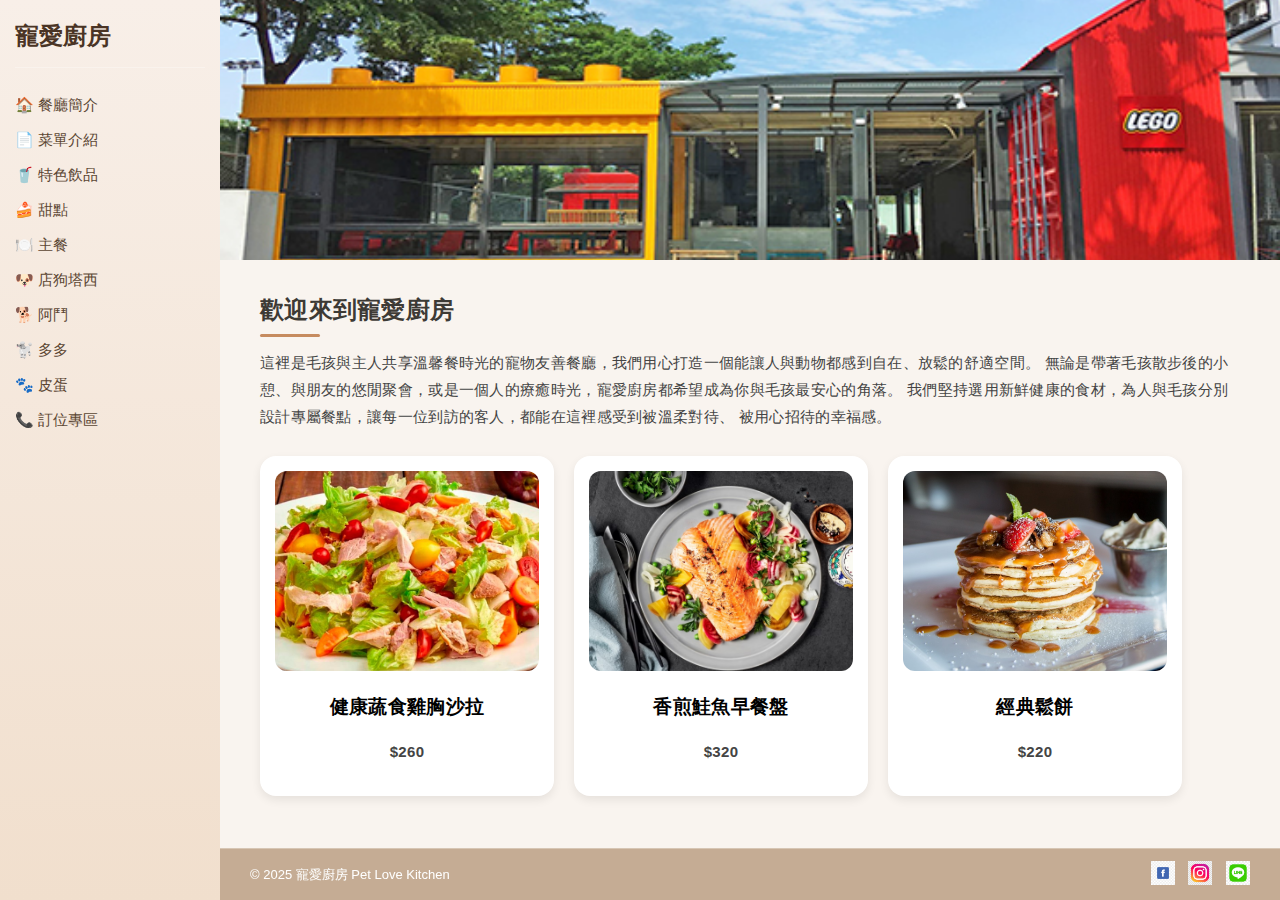
<file: pet cafe/index.html>
<!DOCTYPE html>
<html lang="zh-Hant">
<head>
  <meta charset="UTF-8">
  <title>寵愛廚房 Pet Love Kitchen</title>
  <link rel="stylesheet" href="style2.css">
</head>

<body>

<div class="container">

  <!-- 左側欄 -->
  <aside>
    <div class="logo">
      <a href="index.html">寵愛廚房</a>
    </div>

    <div class="menu">
      <a href="intro.html">🏠 餐廳簡介</a>
      <a href="menu.html">📄 菜單介紹</a>
      <a href="drink.html">🥤 特色飲品</a>
      <a href="dessert.html">🍰 甜點</a>
      <a href="main.html">🍽️ 主餐</a>
      <a href="taxi.html">🐶 店狗塔西</a>
      <a href="rto.html">🐕 阿鬥</a>
      <a href="duoduo.html">🐩 多多</a>
      <a href="pidan.html">🐾 皮蛋</a>
      <a href="reserve.html">📞 訂位專區</a>
    </div>
  </aside>

  <!-- 右側主內容 -->
  <div class="main">

    <!-- Banner 圖 -->
    <div class="banner">
      <img src="images/banner.jpg" alt="寵愛廚房外觀">
    </div>

    <div class="content">
      <h2>歡迎來到寵愛廚房</h2>

      <p>
        這裡是毛孩與主人共享溫馨餐時光的寵物友善餐廳，我們用心打造一個能讓人與動物都感到自在、放鬆的舒適空間。
        無論是帶著毛孩散步後的小憩、與朋友的悠閒聚會，或是一個人的療癒時光，寵愛廚房都希望成為你與毛孩最安心的角落。
        我們堅持選用新鮮健康的食材，為人與毛孩分別設計專屬餐點，讓每一位到訪的客人，都能在這裡感受到被溫柔對待、
        被用心招待的幸福感。
      </p>

      <!-- 三個主打餐點 -->
      <div class="product-area">

        <div class="card">
          <img src="images/product1.jpg" alt="健康蔬食雞胸沙拉">
          <h3>健康蔬食雞胸沙拉</h3>
          <p class="price">$260</p>
        </div>

        <div class="card">
          <img src="images/product2.jpg" alt="香煎鮭魚早餐盤">
          <h3>香煎鮭魚早餐盤</h3>
          <p class="price">$320</p>
        </div>

        <div class="card">
          <img src="images/product3.jpg" alt="經典鬆餅">
          <h3>經典鬆餅</h3>
          <p class="price">$220</p>
        </div>

      </div>
    </div>

    <!-- 底部 Footer -->
    <footer>
      <div>© 2025 寵愛廚房 Pet Love Kitchen</div>
      <div class="social">
        <img src="images/facebook.png" alt="Facebook">
        <img src="images/instagram.png" alt="Instagram">
        <img src="images/line.png" alt="Line">
      </div>
    </footer>

  </div>

</div>

</body>
</html>
</file>
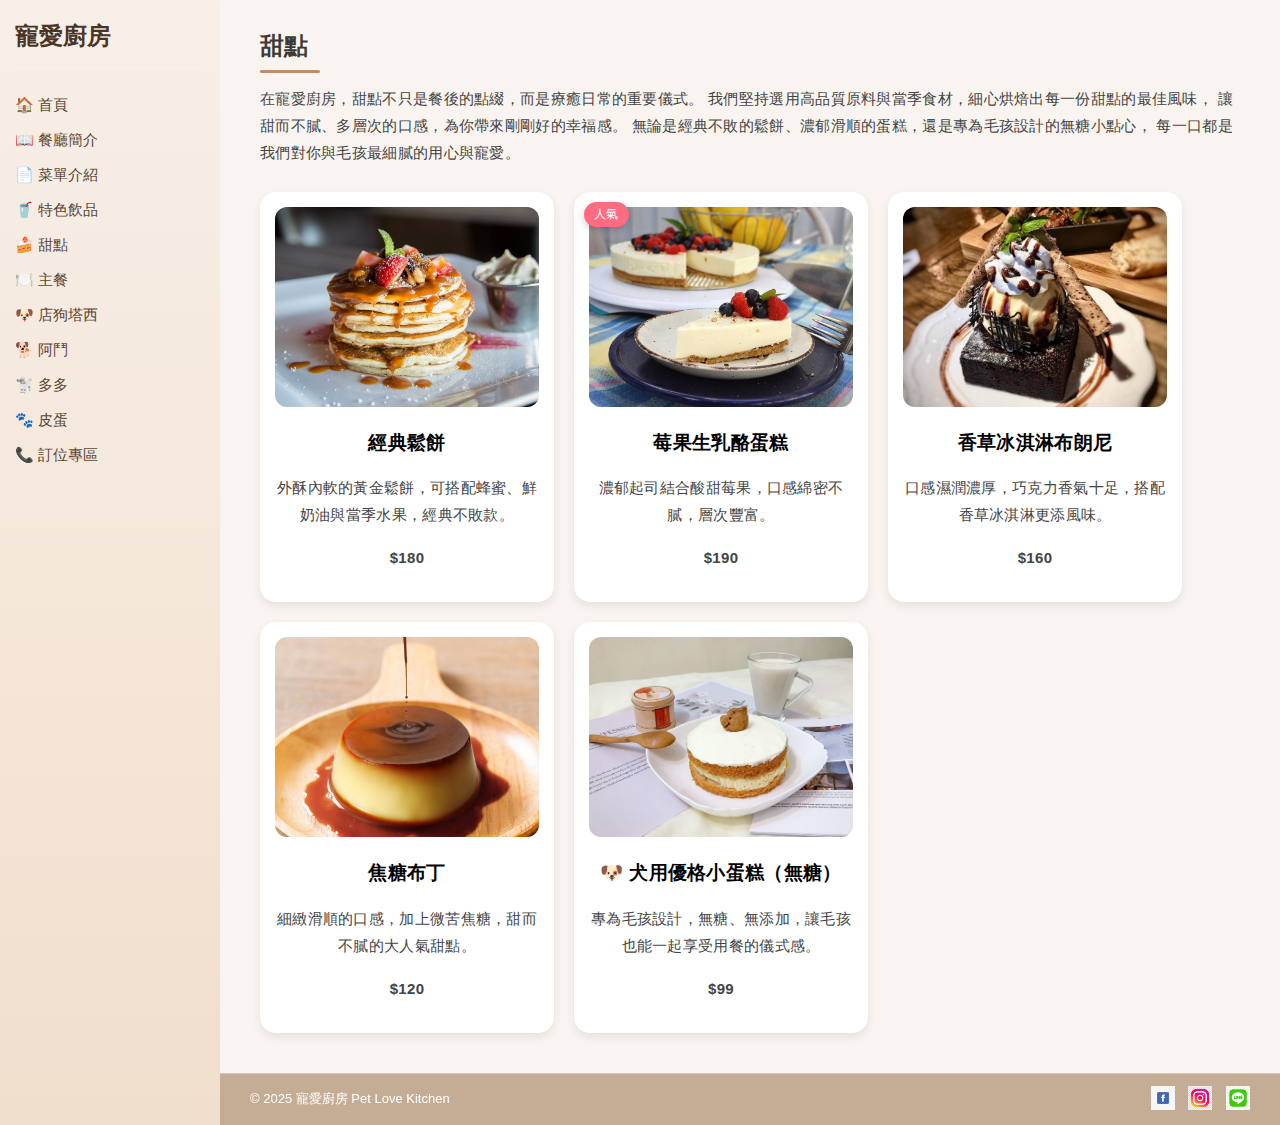
<file: pet cafe/dessert.html>
<!DOCTYPE html>
<html lang="zh-Hant">
<head>
  <meta charset="UTF-8">
  <title>甜點｜寵愛廚房 Pet Love Kitchen</title>
  <link rel="stylesheet" href="style2.css">

  <!-- 本頁額外效果：hover + 人氣標籤 -->
  <style>
    .product-area .card {
      position: relative;
      transition: transform 0.25s ease, box-shadow 0.25s ease;
    }

    .product-area .card:hover {
      transform: translateY(-6px);
      box-shadow: 0 10px 20px rgba(0,0,0,0.18);
    }

    /* 人氣小貼紙 */
    .badge-pop {
      position: absolute;
      top: 10px;
      left: 10px;
      background: #ff6b81;
      color: #fff;
      font-size: 12px;
      padding: 4px 10px;
      border-radius: 999px;
      box-shadow: 0 3px 6px rgba(0,0,0,0.2);
    }
  </style>
</head>

<body>

<div class="container">

  <!-- 側邊欄 -->
  <aside>
    <div class="logo">
      <a href="index.html">寵愛廚房</a>
    </div>

    <div class="menu">
      <a href="index.html">🏠 首頁</a>
      <a href="intro.html">📖 餐廳簡介</a>
      <a href="menu.html">📄 菜單介紹</a>
      <a href="drink.html">🥤 特色飲品</a>
      <a href="dessert.html">🍰 甜點</a>
      <a href="main.html">🍽️ 主餐</a>
      <a href="taxi.html">🐶 店狗塔西</a>
      <a href="rto.html">🐕 阿鬥</a>
      <a href="duoduo.html">🐩 多多</a>
      <a href="pidan.html">🐾 皮蛋</a>
      <a href="reserve.html">📞 訂位專區</a>
    </div>
  </aside>

  <!-- 右側內容 -->
  <div class="main">
    <div class="content">

      <h2>甜點</h2>

      <p>
        在寵愛廚房，甜點不只是餐後的點綴，而是療癒日常的重要儀式。
        我們堅持選用高品質原料與當季食材，細心烘焙出每一份甜點的最佳風味，
        讓甜而不膩、多層次的口感，為你帶來剛剛好的幸福感。
        無論是經典不敗的鬆餅、濃郁滑順的蛋糕，還是專為毛孩設計的無糖小點心，
        每一口都是我們對你與毛孩最細膩的用心與寵愛。
      </p>

      <div class="product-area">

        <!-- 1. 經典鬆餅（用 product3 的圖） -->
        <div class="card">
          <img src="images/product3.jpg" alt="經典鬆餅">
          <h3>經典鬆餅</h3>
          <p>外酥內軟的黃金鬆餅，可搭配蜂蜜、鮮奶油與當季水果，經典不敗款。</p>
          <p class="price">$180</p>
        </div>

        <!-- 2. 莓果生乳酪蛋糕（人氣） -->
        <div class="card">
          <span class="badge-pop">人氣</span>
          <img src="images/cheesecake.jpg" alt="莓果生乳酪蛋糕">
          <h3>莓果生乳酪蛋糕</h3>
          <p>濃郁起司結合酸甜莓果，口感綿密不膩，層次豐富。</p>
          <p class="price">$190</p>
        </div>

        <!-- 3. 香草冰淇淋布朗尼 -->
        <div class="card">
          <img src="images/brownie.jpg" alt="香草冰淇淋布朗尼">
          <h3>香草冰淇淋布朗尼</h3>
          <p>口感濕潤濃厚，巧克力香氣十足，搭配香草冰淇淋更添風味。</p>
          <p class="price">$160</p>
        </div>

        <!-- 4. 焦糖布丁 -->
        <div class="card">
          <img src="images/pudding.jpg" alt="焦糖布丁">
          <h3>焦糖布丁</h3>
          <p>細緻滑順的口感，加上微苦焦糖，甜而不膩的大人氣甜點。</p>
          <p class="price">$120</p>
        </div>

        <!-- 5. 犬用優格小蛋糕 -->
        <div class="card">
          <img src="images/dog_cake.jpg" alt="犬用優格小蛋糕">
          <h3>🐶 犬用優格小蛋糕（無糖）</h3>
          <p>專為毛孩設計，無糖、無添加，讓毛孩也能一起享受用餐的儀式感。</p>
          <p class="price">$99</p>
        </div>

      </div>
    </div>

    <footer>
      <div>© 2025 寵愛廚房 Pet Love Kitchen</div>
      <div class="social">
        <img src="images/facebook.png" alt="Facebook">
        <img src="images/instagram.png" alt="Instagram">
        <img src="images/line.png" alt="Line">
      </div>
    </footer>

  </div>
</div>

</body>
</html>
</file>
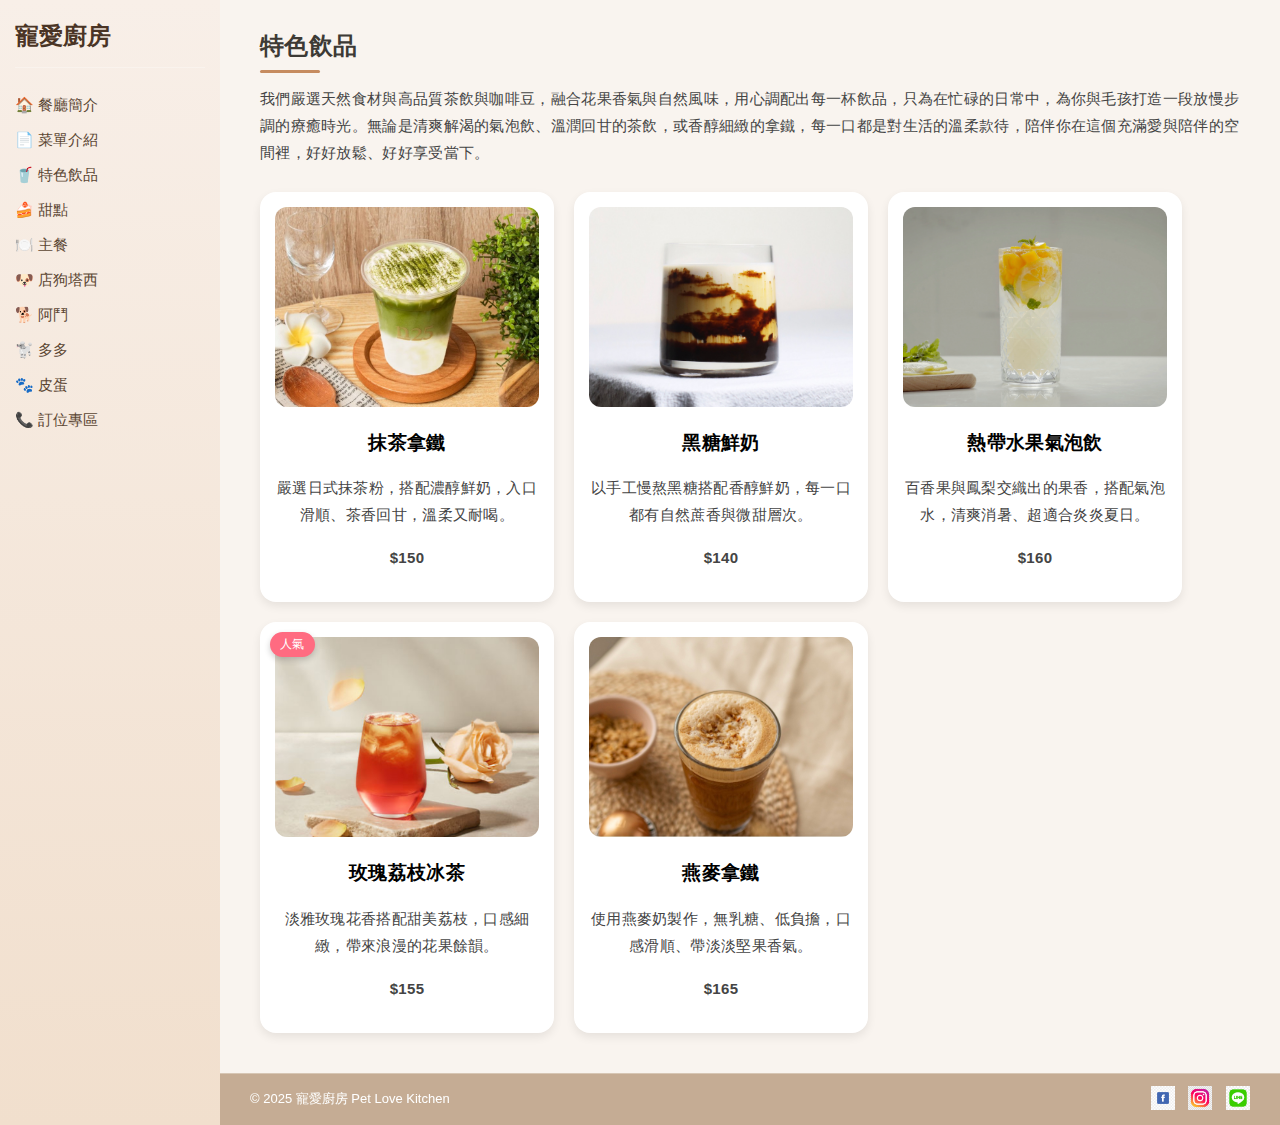
<file: pet cafe/drink.html>
<!DOCTYPE html>
<html lang="zh-Hant">
<head>
  <meta charset="UTF-8">
  <title>特色飲品｜寵愛廚房 Pet Love Kitchen</title>
  <link rel="stylesheet" href="style2.css">

  <!-- 這一頁額外的樣式：hover 動畫 + 人氣貼紙 -->
  <style>
    .product-area .card {
      position: relative;
      transition: transform 0.25s ease, box-shadow 0.25s ease;
    }

    .product-area .card:hover {
      transform: translateY(-6px);
      box-shadow: 0 10px 20px rgba(0,0,0,0.18);
    }

    /* 人氣小貼紙只會出現在有 .badge-pop 的那張卡片 */
    .badge-pop {
      position: absolute;
      top: 10px;
      left: 10px;
      background: #ff6b81;
      color: #fff;
      font-size: 12px;
      padding: 4px 10px;
      border-radius: 999px;
      box-shadow: 0 3px 6px rgba(0,0,0,0.2);
    }
  </style>
</head>

<body>

<div class="container">

  <!-- 側邊欄 -->
  <aside>
    <div class="logo">
      <a href="index.html">寵愛廚房</a>
    </div>

    <div class="menu">
      <a href="intro.html">🏠 餐廳簡介</a>
      <a href="menu.html">📄 菜單介紹</a>
      <a href="drink.html">🥤 特色飲品</a>
      <a href="dessert.html">🍰 甜點</a>
      <a href="main.html">🍽️ 主餐</a>
      <a href="taxi.html">🐶 店狗塔西</a>
      <a href="rto.html">🐕 阿鬥</a>
      <a href="duoduo.html">🐩 多多</a>
      <a href="pidan.html">🐾 皮蛋</a>
      <a href="reserve.html">📞 訂位專區</a>
    </div>
  </aside>

  <!-- 右側內容 -->
  <div class="main">

    <div class="content">
      <h2>特色飲品</h2>

      <p>
        我們嚴選天然食材與高品質茶飲與咖啡豆，融合花果香氣與自然風味，用心調配出每一杯飲品，只為在忙碌的日常中，為你與毛孩打造一段放慢步調的療癒時光。無論是清爽解渴的氣泡飲、溫潤回甘的茶飲，或香醇細緻的拿鐵，每一口都是對生活的溫柔款待，陪伴你在這個充滿愛與陪伴的空間裡，好好放鬆、好好享受當下。
      </p>

      <div class="product-area">

        <!-- 1. 抹茶拿鐵 -->
        <div class="card">
          <img src="images/matcha.jpg" alt="抹茶拿鐵">
          <h3>抹茶拿鐵</h3>
          <p>嚴選日式抹茶粉，搭配濃醇鮮奶，入口滑順、茶香回甘，溫柔又耐喝。</p>
          <p class="price">$150</p>
        </div>

        <!-- 2. 黑糖鮮奶 -->
        <div class="card">
          <img src="images/brown_sugar_milk.jpg" alt="黑糖鮮奶">
          <h3>黑糖鮮奶</h3>
          <p>以手工慢熬黑糖搭配香醇鮮奶，每一口都有自然蔗香與微甜層次。</p>
          <p class="price">$140</p>
        </div>

        <!-- 3. 熱帶水果氣泡飲 -->
        <div class="card">
          <img src="images/tropical_soda.jpg" alt="熱帶水果氣泡飲">
          <h3>熱帶水果氣泡飲</h3>
          <p>百香果與鳳梨交織出的果香，搭配氣泡水，清爽消暑、超適合炎炎夏日。</p>
          <p class="price">$160</p>
        </div>

        <!-- 4. 玫瑰荔枝冰茶（人氣貼紙） -->
        <div class="card">
          <span class="badge-pop">人氣</span>
          <img src="images/rose_lychee.jpg" alt="玫瑰荔枝冰茶">
          <h3>玫瑰荔枝冰茶</h3>
          <p>淡雅玫瑰花香搭配甜美荔枝，口感細緻，帶來浪漫的花果餘韻。</p>
          <p class="price">$155</p>
        </div>

        <!-- 5. 燕麥拿鐵 -->
        <div class="card">
          <img src="images/oat_latte.jpg" alt="燕麥拿鐵">
          <h3>燕麥拿鐵</h3>
          <p>使用燕麥奶製作，無乳糖、低負擔，口感滑順、帶淡淡堅果香氣。</p>
          <p class="price">$165</p>
        </div>

      </div>
    </div>

    <!-- 底部 -->
    <footer>
      <div>© 2025 寵愛廚房 Pet Love Kitchen</div>
      <div class="social">
        <img src="images/facebook.png" alt="Facebook">
        <img src="images/instagram.png" alt="Instagram">
        <img src="images/line.png" alt="Line">
      </div>
    </footer>

  </div>
</div>

</body>
</html>
</file>
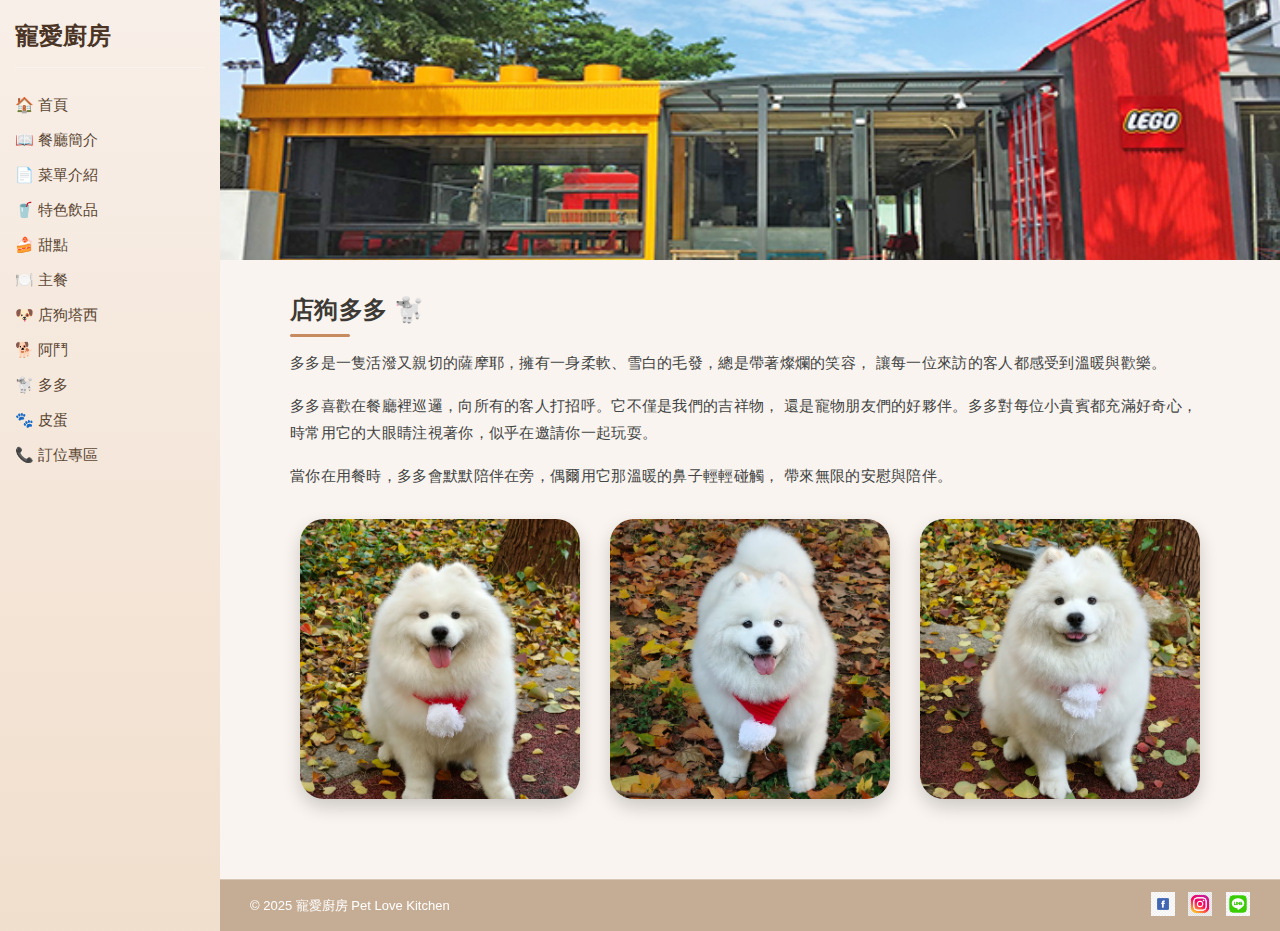
<file: pet cafe/duoduo.html>
<!DOCTYPE html>
<html lang="zh-Hant">
<head>
  <meta charset="UTF-8">
  <title>店狗多多｜寵愛廚房 Pet Love Kitchen</title>
  <link rel="stylesheet" href="style2.css">

  <!-- 多多這一頁額外的樣式（只管文字＋圖片排版） -->
  <style>
    .dog-page {
      max-width: 1000px;
      margin: 0 auto;
    }

    .dog-page p {
      line-height: 1.8;
      margin-bottom: 16px;
    }

    /* ✅ 三張照片：置中排列、間距跟阿鬥一樣 */
    .dog-photo-row {
      display: flex;
      justify-content: center;   /* 這行就是讓整排往中間對齊 */
      gap: 30px;
      margin-top: 30px;
      margin-bottom: 40px;
    }

    .dog-photo-row img {
      width: 280px;
      height: 280px;
      object-fit: cover;
      border-radius: 24px;
      box-shadow: 0 8px 18px rgba(0, 0, 0, 0.18);
      transition: transform 0.3s ease, box-shadow 0.3s ease;
      cursor: pointer;
    }

    .dog-photo-row img:hover {
      transform: scale(1.06);
      box-shadow: 0 12px 24px rgba(0, 0, 0, 0.25);
    }
  </style>
</head>

<body>
<div class="container">

  <!-- ✅ 側邊欄：跟你其他頁一樣的結構 -->
  <aside>
    <div class="logo">
      <a href="index.html">寵愛廚房</a>
    </div>

    <div class="menu">
      <a href="index.html">🏠 首頁</a>
      <a href="intro.html">📖 餐廳簡介</a>
      <a href="menu.html">📄 菜單介紹</a>
      <a href="drink.html">🥤 特色飲品</a>
      <a href="dessert.html">🍰 甜點</a>
      <a href="main.html">🍽️ 主餐</a>
      <a href="taxi.html">🐶 店狗塔西</a>
      <a href="rto.html">🐕 阿鬥</a>
      <a href="duoduo.html">🐩 多多</a>
      <a href="pidan.html">🐾 皮蛋</a>
      <a href="reserve.html">📞 訂位專區</a>
    </div>
  </aside>

  <!-- 右側內容區 -->
  <div class="main">

    <!-- 上方 banner：跟其他頁一樣 -->
    <div class="banner">
      <img src="images/banner.jpg" alt="寵愛廚房外觀">
    </div>

    <div class="content dog-page">
      <h2>店狗多多 🐩</h2>

      <p>
        多多是一隻活潑又親切的薩摩耶，擁有一身柔軟、雪白的毛發，總是帶著燦爛的笑容，
        讓每一位來訪的客人都感受到溫暖與歡樂。
      </p>

      <p>
        多多喜歡在餐廳裡巡邏，向所有的客人打招呼。它不僅是我們的吉祥物，
        還是寵物朋友們的好夥伴。多多對每位小貴賓都充滿好奇心，
        時常用它的大眼睛注視著你，似乎在邀請你一起玩耍。
      </p>

      <p>
        當你在用餐時，多多會默默陪伴在旁，偶爾用它那溫暖的鼻子輕輕碰觸，
        帶來無限的安慰與陪伴。
      </p>

      <!-- ✅ 三張多多照片：現在會置中 -->
      <div class="dog-photo-row">
        <img src="images/duoduo1.jpg" alt="多多照片 1">
        <img src="images/duoduo2.jpg" alt="多多照片 2">
        <img src="images/duoduo3.jpg" alt="多多照片 3">
      </div>
    </div>

    <footer>
      <div>© 2025 寵愛廚房 Pet Love Kitchen</div>
      <div class="social">
        <img src="images/facebook.png" alt="Facebook">
        <img src="images/instagram.png" alt="Instagram">
        <img src="images/line.png" alt="Line">
      </div>
    </footer>

  </div>
</div>

</body>
</html>
</file>
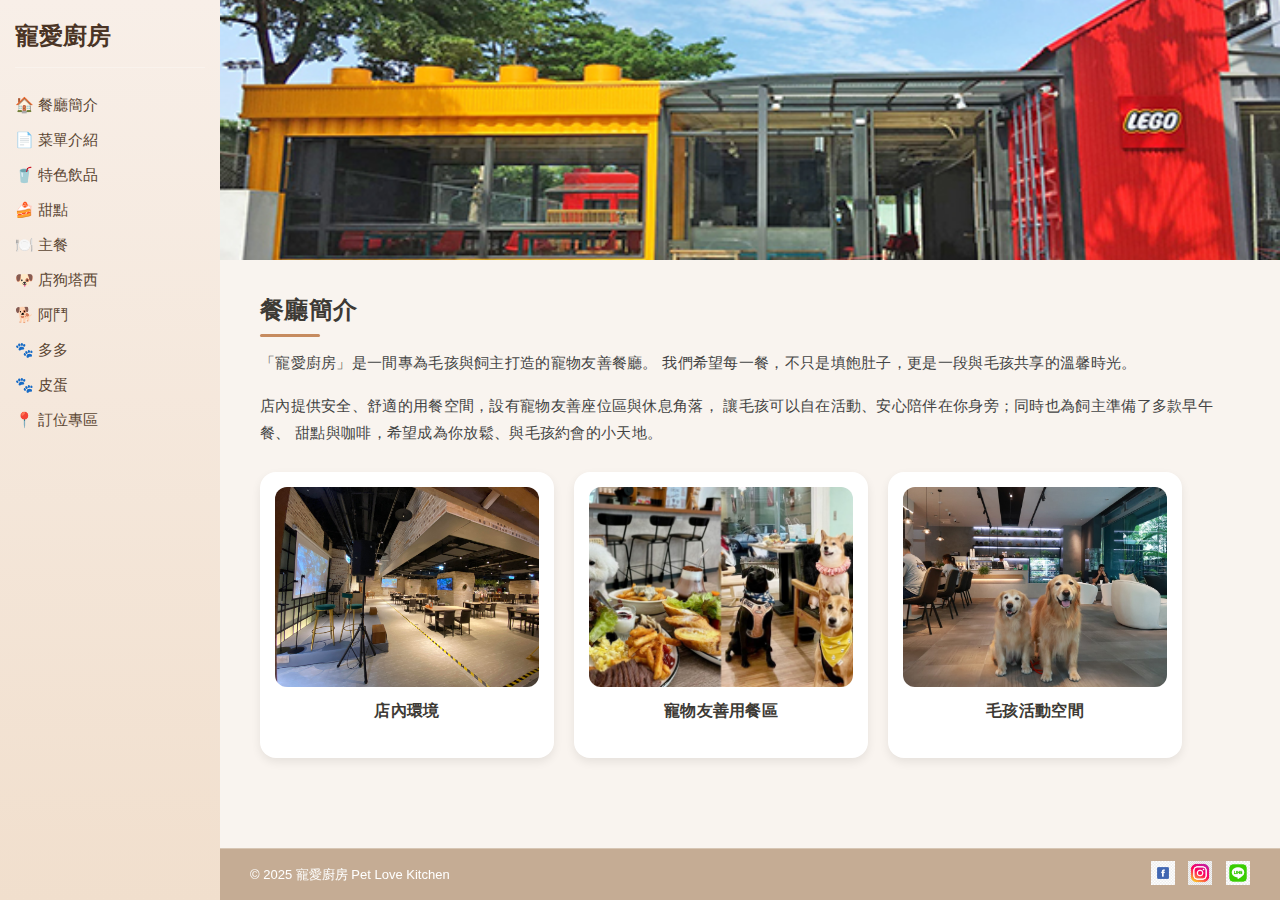
<file: pet cafe/intro.html>
<!DOCTYPE html>
<html lang="zh-Hant">
<head>
  <meta charset="UTF-8">
  <title>餐廳簡介｜寵愛廚房 Pet Love Kitchen</title>
  <link rel="stylesheet" href="style2.css">
</head>

<body>

<div class="container">

  <!-- 側邊欄 -->
  <aside>

    <div class="logo">
      <a href="index.html">寵愛廚房</a>
    </div>

    <div class="menu">
      <a href="intro.html">🏠 餐廳簡介</a>
      <a href="menu.html">📄 菜單介紹</a>
      <a href="drink.html">🥤 特色飲品</a>
      <a href="dessert.html">🍰 甜點</a>
      <a href="main.html">🍽️ 主餐</a>
      <a href="taxi.html">🐶 店狗塔西</a>
      <a href="rto.html">🐕 阿鬥</a>
      <a href="duoduo.html">🐾 多多</a>
      <a href="pidan.html">🐾 皮蛋</a>
      <a href="contactus.html">📍 訂位專區</a>
    </div>

  </aside>

  <!-- 右邊主內容 -->
  <div class="main">

    <!-- banner -->
    <div class="banner">
      <img src="images/banner.jpg" alt="寵愛廚房外觀">
    </div>

    <!-- 餐廳簡介內容 -->
    <div class="content">
      <h2>餐廳簡介</h2>

      <p>
        「寵愛廚房」是一間專為毛孩與飼主打造的寵物友善餐廳。
        我們希望每一餐，不只是填飽肚子，更是一段與毛孩共享的溫馨時光。
      </p>
      <p>
        店內提供安全、舒適的用餐空間，設有寵物友善座位區與休息角落，
        讓毛孩可以自在活動、安心陪伴在你身旁；同時也為飼主準備了多款早午餐、
        甜點與咖啡，希望成為你放鬆、與毛孩約會的小天地。
      </p>

      <!-- 三張環境照 -->
      <div class="product-area">

        <div class="card">
          <img src="images/intro1.jpg" alt="店內環境">
          <h4>店內環境</h4>
        </div>

        <div class="card">
          <img src="images/intro2.jpg" alt="寵物友善用餐區">
          <h4>寵物友善用餐區</h4>
        </div>

        <div class="card">
          <img src="images/intro3.jpg" alt="毛孩活動空間">
          <h4>毛孩活動空間</h4>
        </div>

      </div>
    </div>

    <!-- footer -->
    <footer>
      <div>© 2025 寵愛廚房 Pet Love Kitchen</div>
      <div class="social">
        <img src="images/facebook.png" alt="Facebook">
        <img src="images/instagram.png" alt="Instagram">
        <img src="images/line.png" alt="Line">
      </div>
    </footer>

  </div>
</div>

</body>
</html>
</file>
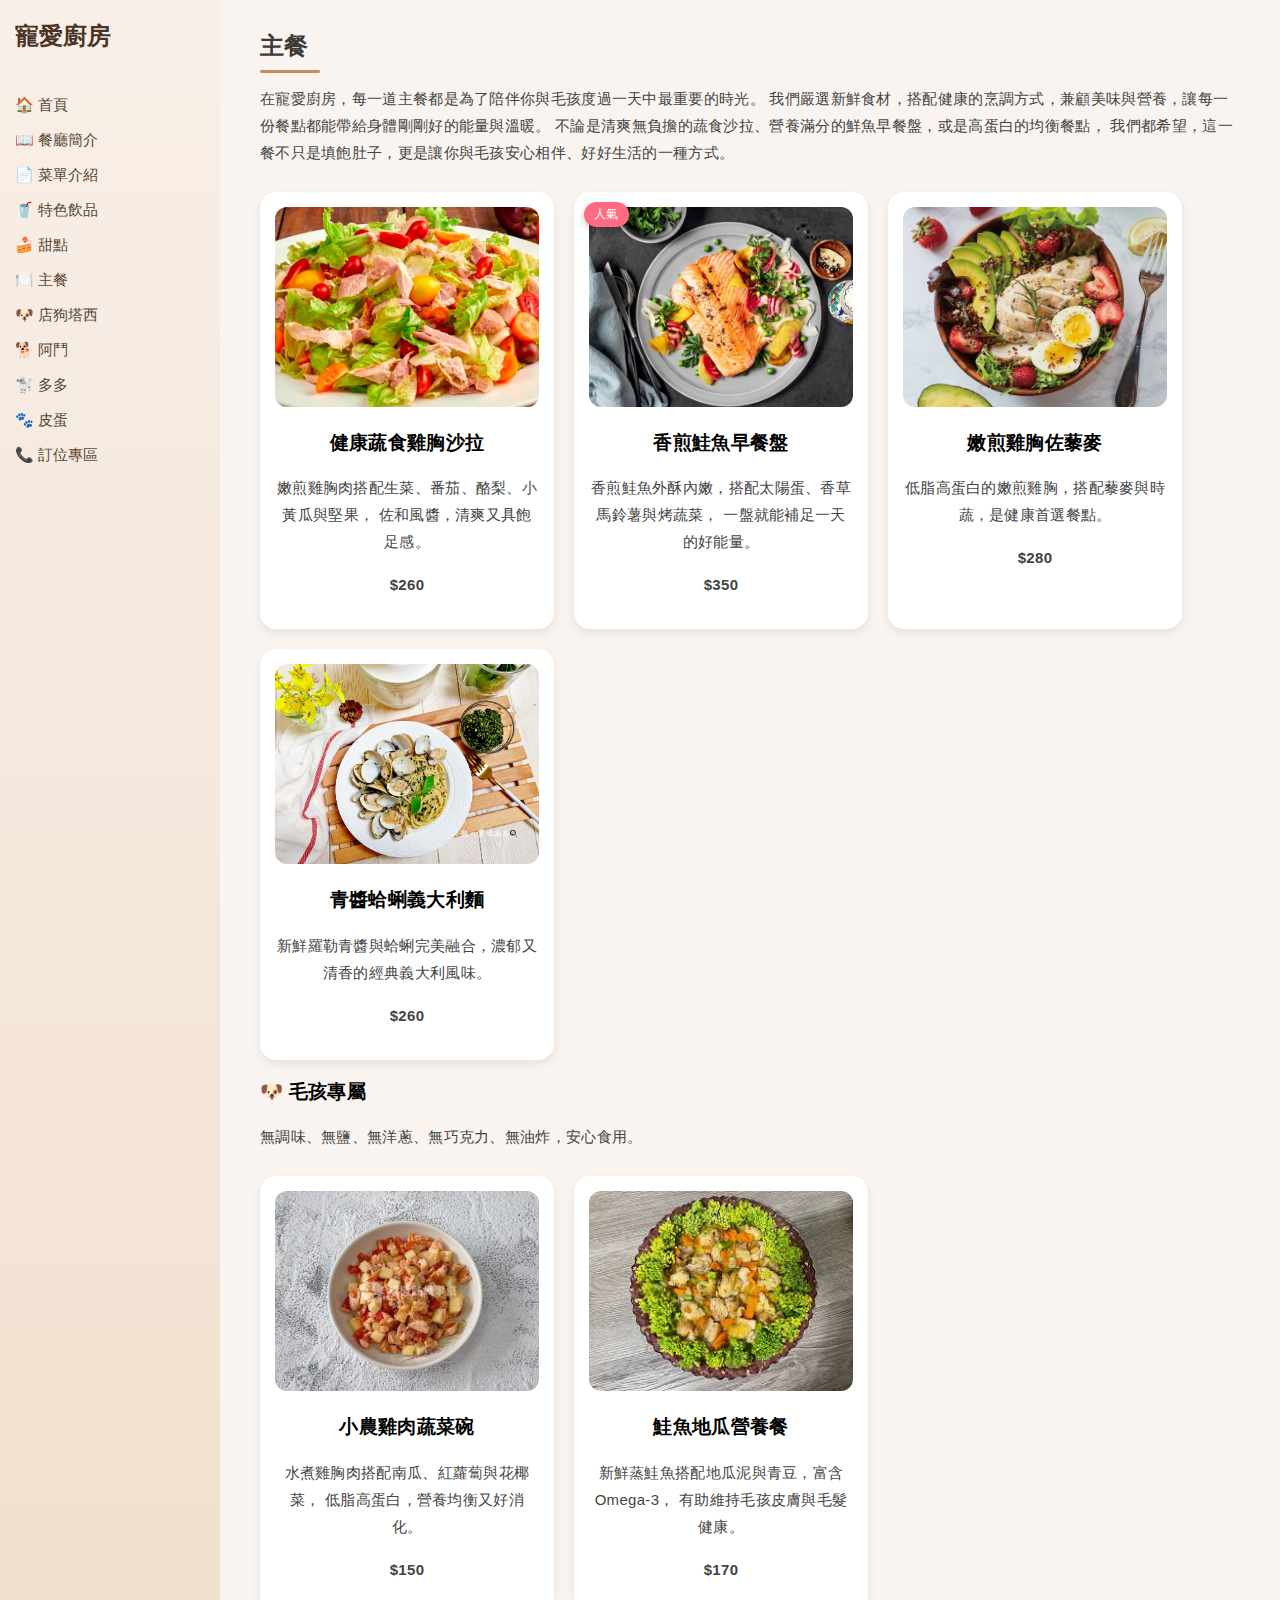
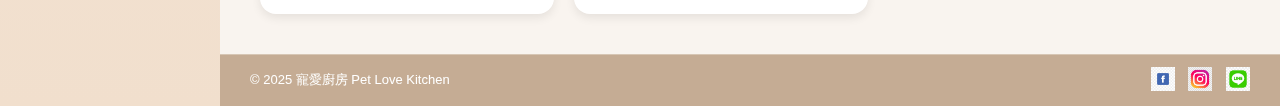
<file: pet cafe/main.html>
<!DOCTYPE html>
<html lang="zh-Hant">
<head>
  <meta charset="UTF-8">
  <title>主餐｜寵愛廚房 Pet Love Kitchen</title>
  <link rel="stylesheet" href="style2.css">

  <!-- 本頁額外效果：hover + 人氣貼紙 -->
  <style>
    .product-area .card {
      position: relative;
      transition: transform 0.25s ease, box-shadow 0.25s ease;
    }

    .product-area .card:hover {
      transform: translateY(-6px);
      box-shadow: 0 10px 20px rgba(0,0,0,0.18);
    }

    .badge-pop {
      position: absolute;
      top: 10px;
      left: 10px;
      background: #ff6b81;
      color: #fff;
      font-size: 12px;
      padding: 4px 10px;
      border-radius: 999px;
      box-shadow: 0 3px 6px rgba(0,0,0,0.2);
    }

    .sub-note {
      margin-top: 4px;
      margin-bottom: 18px;
      font-size: 14px;
      color: #555;
    }
  </style>
</head>

<body>

<div class="container">

  <!-- 側邊欄（跟甜點那頁一樣） -->
  <aside>
    <div class="logo">
      <a href="index.html">寵愛廚房</a>
    </div>

    <div class="menu">
      <a href="index.html">🏠 首頁</a>
      <a href="intro.html">📖 餐廳簡介</a>
      <a href="menu.html">📄 菜單介紹</a>
      <a href="drink.html">🥤 特色飲品</a>
      <a href="dessert.html">🍰 甜點</a>
      <a href="main.html">🍽️ 主餐</a>
      <a href="taxi.html">🐶 店狗塔西</a>
      <a href="rto.html">🐕 阿鬥</a>
      <a href="duoduo.html">🐩 多多</a>
      <a href="pidan.html">🐾 皮蛋</a>
      <a href="reserve.html">📞 訂位專區</a>
    </div>
  </aside>

  <!-- 右側內容 -->
  <div class="main">
    <div class="content">

      <h2>主餐</h2>

      <p>
        在寵愛廚房，每一道主餐都是為了陪伴你與毛孩度過一天中最重要的時光。
        我們嚴選新鮮食材，搭配健康的烹調方式，兼顧美味與營養，讓每一份餐點都能帶給身體剛剛好的能量與溫暖。
        不論是清爽無負擔的蔬食沙拉、營養滿分的鮮魚早餐盤，或是高蛋白的均衡餐點，
        我們都希望，這一餐不只是填飽肚子，更是讓你與毛孩安心相伴、好好生活的一種方式。
      </p>

      <!-- 人類主餐區 -->
      <div class="product-area">

        <!-- 1. 健康蔬食雞胸沙拉（用 product1.jpg） -->
        <div class="card">
          <img src="images/product1.jpg" alt="健康蔬食雞胸沙拉">
          <h3>健康蔬食雞胸沙拉</h3>
          <p>
            嫩煎雞胸肉搭配生菜、番茄、酪梨、小黃瓜與堅果，
            佐和風醬，清爽又具飽足感。
          </p>
          <p class="price">$260</p>
        </div>

        <!-- 2. 香煎鮭魚早餐盤（人氣） 用 product2.jpg -->
        <div class="card">
          <span class="badge-pop">人氣</span>
          <img src="images/product2.jpg" alt="香煎鮭魚早餐盤">
          <h3>香煎鮭魚早餐盤</h3>
          <p>
            香煎鮭魚外酥內嫩，搭配太陽蛋、香草馬鈴薯與烤蔬菜，
            一盤就能補足一天的好能量。
          </p>
          <p class="price">$350</p>
        </div>

        <!-- 3. 嫩煎雞胸佐藜麥 -->
        <div class="card">
          <img src="images/chicken_quinoa.jpg" alt="嫩煎雞胸佐藜麥">
          <h3>嫩煎雞胸佐藜麥</h3>
          <p>
            低脂高蛋白的嫩煎雞胸，搭配藜麥與時蔬，是健康首選餐點。
          </p>
          <p class="price">$280</p>
        </div>

        <!-- 4. 青醬蛤蜊義大利麵 -->
        <div class="card">
          <img src="images/pesto_clam_pasta.jpg" alt="青醬蛤蜊義大利麵">
          <h3>青醬蛤蜊義大利麵</h3>
          <p>
            新鮮羅勒青醬與蛤蜊完美融合，濃郁又清香的經典義大利風味。
          </p>
          <p class="price">$260</p>
        </div>

      </div>

      <!-- 毛孩專屬區 -->
      <h3>🐶 毛孩專屬</h3>
      <p class="sub-note">
        無調味、無鹽、無洋蔥、無巧克力、無油炸，安心食用。
      </p>

      <div class="product-area">

        <!-- 毛孩 1. 小農雞肉蔬菜碗 -->
        <div class="card">
          <img src="images/dog_chicken_bowl.jpg" alt="小農雞肉蔬菜碗">
          <h3>小農雞肉蔬菜碗</h3>
          <p>
            水煮雞胸肉搭配南瓜、紅蘿蔔與花椰菜，
            低脂高蛋白，營養均衡又好消化。
          </p>
          <p class="price">$150</p>
        </div>

        <!-- 毛孩 2. 鮭魚地瓜營養餐 -->
        <div class="card">
          <img src="images/dog_salmon_sweetpotato.jpg" alt="鮭魚地瓜營養餐">
          <h3>鮭魚地瓜營養餐</h3>
          <p>
            新鮮蒸鮭魚搭配地瓜泥與青豆，富含 Omega-3，
            有助維持毛孩皮膚與毛髮健康。
          </p>
          <p class="price">$170</p>
        </div>

      </div>

    </div>

    <footer>
      <div>© 2025 寵愛廚房 Pet Love Kitchen</div>
      <div class="social">
        <img src="images/facebook.png" alt="Facebook">
        <img src="images/instagram.png" alt="Instagram">
        <img src="images/line.png" alt="Line">
      </div>
    </footer>

  </div>
</div>

</body>
</html>
</file>
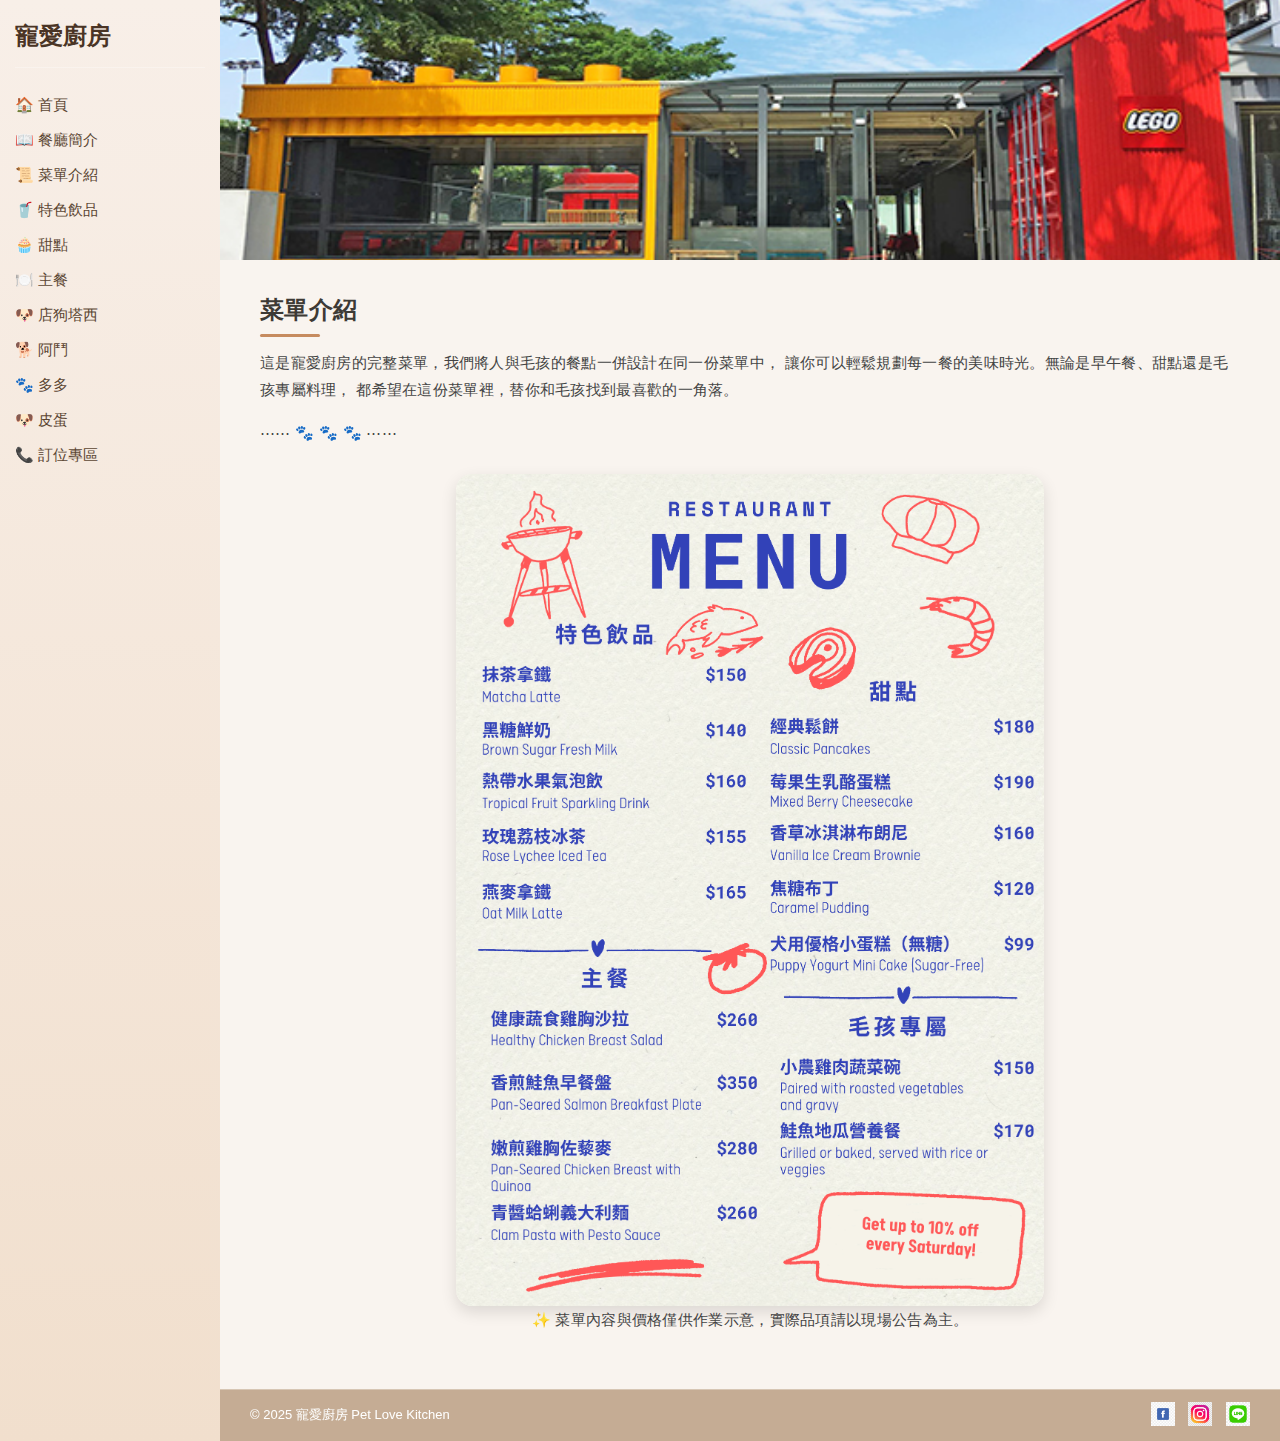
<file: pet cafe/menu.html>
<!DOCTYPE html>
<html lang="zh-Hant">
<head>
  <meta charset="UTF-8" />
  <title>菜單介紹｜寵愛廚房 Pet Love Kitchen</title>
  <link rel="stylesheet" href="style2.css" />
</head>
<body>
  <div class="container">

    <!-- 左側欄 -->
    <aside>
      <div class="logo">
        <a href="index.html">寵愛廚房</a>
      </div>

      <nav class="menu">
        <a href="index.html">🏠 首頁</a>
        <a href="intro.html">📖 餐廳簡介</a>
        <a href="menu.html" class="active">📜 菜單介紹</a>
        <a href="drink.html">🥤 特色飲品</a>
        <a href="dessert.html">🧁 甜點</a>
        <a href="main.html">🍽️ 主餐</a>
        <a href="taxi.html">🐶 店狗塔西</a>
        <a href="rto.html">🐕 阿鬥</a>
        <a href="duoduo.html">🐾 多多</a>
        <a href="pidan.html">🐶 皮蛋</a>
        <a href="reserve.html">📞 訂位專區</a>
      </nav>
    </aside>

    <!-- 右側主內容 -->
    <div class="main">

      <!-- Banner -->
      <header class="banner">
        <img src="images/banner.jpg" alt="寵愛廚房外觀">
      </header>

      <!-- 內容 -->
      <section class="content">
        <h2>菜單介紹</h2>

        <p>
          這是寵愛廚房的完整菜單，我們將人與毛孩的餐點一併設計在同一份菜單中，
          讓你可以輕鬆規劃每一餐的美味時光。無論是早午餐、甜點還是毛孩專屬料理，
          都希望在這份菜單裡，替你和毛孩找到最喜歡的一角落。
        </p>

        <!-- 🐾 小肉球分隔線 -->
        <p class="divider-paw">⋯⋯ 🐾 🐾 🐾 ⋯⋯</p>

        <!-- 菜單圖片 -->
        <div class="menu-image-wrap">
          <img src="images/menu.jpg" alt="寵愛廚房菜單" class="menu-image">
          <p class="menu-image-caption">
            ✨ 菜單內容與價格僅供作業示意，實際品項請以現場公告為主。
          </p>
        </div>

      </section>

      <!-- 頁尾 -->
      <footer>
        <div>© 2025 寵愛廚房 Pet Love Kitchen</div>
        <div class="social">
          <a href="#"><img src="images/facebook.png" alt="Facebook"></a>
          <a href="#"><img src="images/instagram.png" alt="Instagram"></a>
          <a href="#"><img src="images/line.png" alt="Line"></a>
        </div>
      </footer>

    </div>
  </div>
</body>
</html>
</file>
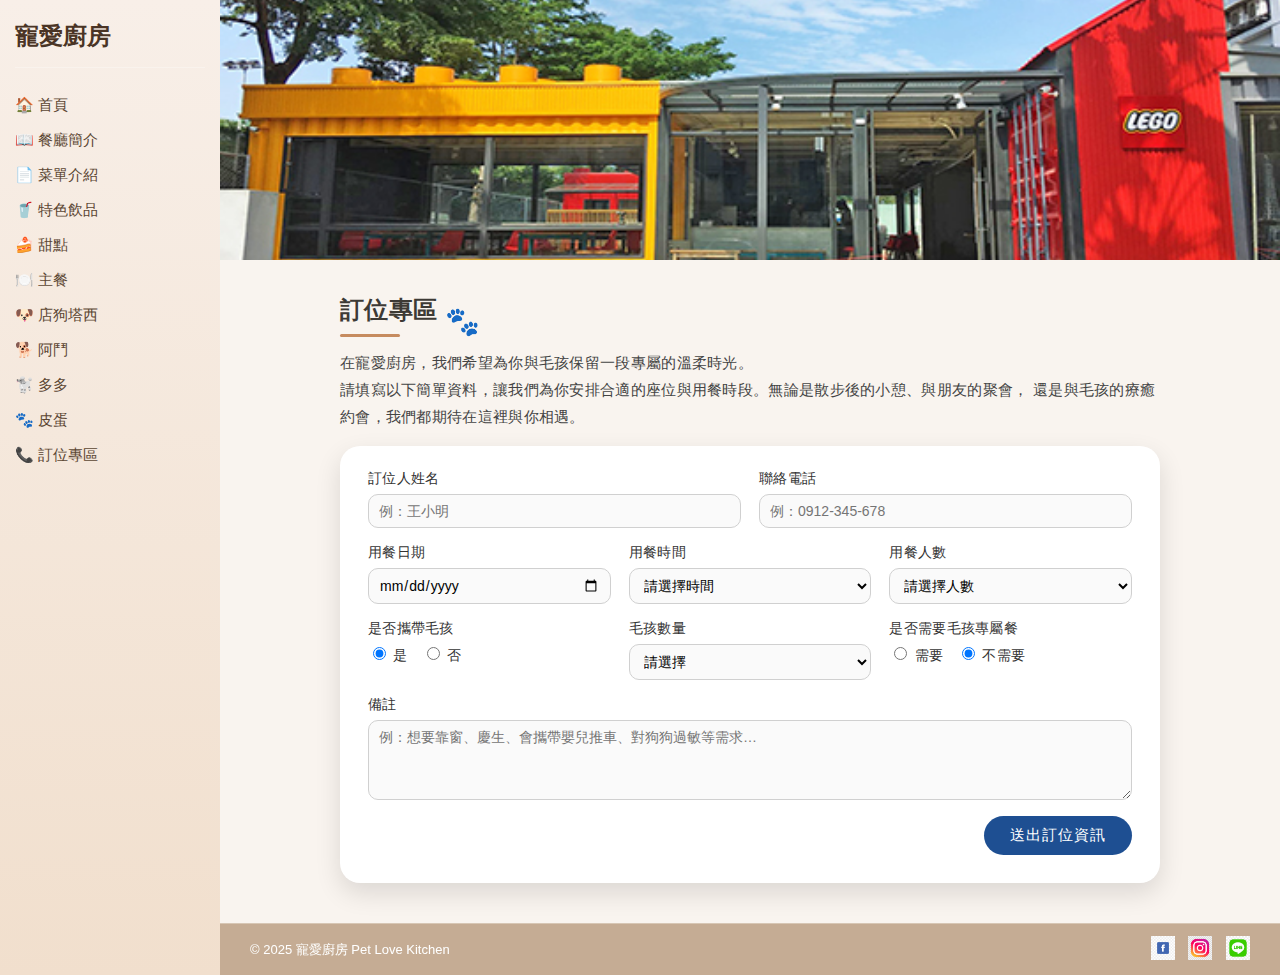
<file: pet cafe/reserve.html>
<!DOCTYPE html>
<html lang="zh-Hant">
<head>
  <meta charset="UTF-8">
  <title>訂位專區｜寵愛廚房 Pet Love Kitchen</title>
  <link rel="stylesheet" href="style2.css">

  <!-- 訂位專區專用樣式 -->
  <style>
    /* 整頁背景加上腳印動畫（記得 images/paw.png 要存在） */
    body.booking-page {
      background-color: #f5f5f5;
      background-image: url("images/paw.png");
      background-repeat: repeat;
      background-size: 80px 80px;
      animation: pawsMove 35s linear infinite;
    }

    @keyframes pawsMove {
      from { background-position: 0 0; }
      to   { background-position: 160px 160px; }
    }

    .booking-content {
      max-width: 900px;
      margin: 0 auto;
    }

    .booking-title {
      display: flex;
      align-items: center;
      gap: 8px;
    }

    .booking-title span {
      font-size: 28px;
    }

    .booking-intro {
      margin-top: 10px;
      margin-bottom: 22px;
      line-height: 1.9;
      color: #555;
    }

    .booking-form {
      background-color: #ffffff;
      border-radius: 20px;
      padding: 24px 28px 28px;
      box-shadow: 0 10px 26px rgba(0, 0, 0, 0.12);
    }

    .booking-form-row {
      display: flex;
      gap: 18px;
      margin-bottom: 16px;
      flex-wrap: wrap;
    }

    .booking-field {
      flex: 1;
      min-width: 210px;
      display: flex;
      flex-direction: column;
      gap: 6px;
    }

    .booking-field label {
      font-size: 14px;
      color: #333;
    }

    .booking-field input,
    .booking-field select,
    .booking-field textarea {
      padding: 8px 10px;
      border-radius: 10px;
      border: 1px solid #d0d0d0;
      font-size: 14px;
      outline: none;
      transition: border-color 0.2s ease, box-shadow 0.2s ease;
      font-family: inherit;
      background-color: #fafafa;
    }

    .booking-field input:focus,
    .booking-field select:focus,
    .booking-field textarea:focus {
      border-color: #1e4f92;
      box-shadow: 0 0 0 2px rgba(30, 79, 146, 0.15);
      background-color: #ffffff;
    }

    .booking-field textarea {
      min-height: 80px;
      resize: vertical;
    }

    .radio-group {
      display: flex;
      gap: 14px;
      align-items: center;
      font-size: 14px;
    }

    .booking-submit {
      margin-top: 12px;
      display: flex;
      justify-content: flex-end;
    }

    .booking-submit button {
      padding: 10px 26px;
      border-radius: 999px;
      border: none;
      background-color: #1e4f92;
      color: #ffffff;
      font-size: 15px;
      letter-spacing: 1px;
      cursor: pointer;
      transition: transform 0.2s ease, box-shadow 0.2s ease, background-color 0.2s ease;
    }

    .booking-submit button:hover {
      background-color: #2460b0;
      transform: translateY(-1px);
      box-shadow: 0 6px 14px rgba(0, 0, 0, 0.18);
    }

    .booking-submit button:active {
      transform: translateY(0);
      box-shadow: none;
    }

    /* 成功彈窗 */
    .modal-overlay {
      position: fixed;
      inset: 0;
      background: rgba(0, 0, 0, 0.45);
      display: none;
      align-items: center;
      justify-content: center;
      z-index: 999;
    }

    .modal-overlay.show {
      display: flex;
    }

    .modal-box {
      background-color: #ffffff;
      border-radius: 22px;
      padding: 22px 26px 20px;
      max-width: 520px;
      width: 90%;
      box-shadow: 0 14px 30px rgba(0, 0, 0, 0.25);
      position: relative;
      text-align: center;
    }

    .modal-title {
      font-size: 22px;
      margin-bottom: 8px;
      color: #1e4f92;
    }

    .modal-message {
      font-size: 15px;
      line-height: 1.8;
      margin-bottom: 16px;
      color: #444;
    }

    .modal-dogs {
      display: flex;
      gap: 14px;
      justify-content: center;
      margin-bottom: 16px;
    }

    .modal-dogs img {
      width: 90px;
      height: 90px;
      object-fit: cover;
      border-radius: 50%;
      box-shadow: 0 6px 14px rgba(0, 0, 0, 0.18);
    }

    .modal-buttons {
      display: flex;
      justify-content: center;
      gap: 10px;
    }

    .modal-buttons button {
      padding: 8px 18px;
      border-radius: 999px;
      border: none;
      cursor: pointer;
      font-size: 14px;
      transition: background-color 0.2s ease, transform 0.15s ease;
    }

    .btn-primary {
      background-color: #1e4f92;
      color: #ffffff;
    }

    .btn-primary:hover {
      background-color: #2460b0;
      transform: translateY(-1px);
    }

    .btn-secondary {
      background-color: #e0e0e0;
      color: #333;
    }

    .btn-secondary:hover {
      background-color: #d2d2d2;
      transform: translateY(-1px);
    }

    @media (max-width: 768px) {
      .booking-form {
        padding: 18px 16px 20px;
      }

      .booking-form-row {
        flex-direction: column;
      }

      .modal-dogs img {
        width: 76px;
        height: 76px;
      }
    }
  </style>
</head>

<body class="booking-page">
<div class="container">

  <!-- 左側側邊欄 -->
  <aside>
    <div class="logo">
      <a href="index.html">寵愛廚房</a>
    </div>

    <div class="menu">
      <a href="index.html">🏠 首頁</a>
      <a href="intro.html">📖 餐廳簡介</a>
      <a href="menu.html">📄 菜單介紹</a>
      <a href="drink.html">🥤 特色飲品</a>
      <a href="dessert.html">🍰 甜點</a>
      <a href="main.html">🍽️ 主餐</a>
      <a href="taxi.html">🐶 店狗塔西</a>
      <a href="rto.html">🐕 阿鬥</a>
      <a href="duoduo.html">🐩 多多</a>
      <a href="pidan.html">🐾 皮蛋</a>
      <a href="reserve.html">📞 訂位專區</a>
    </div>
  </aside>

  <!-- 右側主內容 -->
  <div class="main">

    <!-- Banner -->
    <div class="banner">
      <img src="images/banner.jpg" alt="寵愛廚房外觀">
    </div>

    <div class="content booking-content">
      <div class="booking-title">
        <h2>訂位專區</h2>
        <span>🐾</span>
      </div>

      <p class="booking-intro">
        在寵愛廚房，我們希望為你與毛孩保留一段專屬的溫柔時光。<br>
        請填寫以下簡單資料，讓我們為你安排合適的座位與用餐時段。無論是散步後的小憩、與朋友的聚會，
        還是與毛孩的療癒約會，我們都期待在這裡與你相遇。
      </p>

      <!-- 訂位表單 -->
      <form id="bookingForm" class="booking-form">
        <div class="booking-form-row">
          <div class="booking-field">
            <label for="name">訂位人姓名</label>
            <input type="text" id="name" name="name" placeholder="例：王小明" required>
          </div>
          <div class="booking-field">
            <label for="phone">聯絡電話</label>
            <input type="tel" id="phone" name="phone" placeholder="例：0912-345-678" required>
          </div>
        </div>

        <div class="booking-form-row">
          <div class="booking-field">
            <label for="date">用餐日期</label>
            <input type="date" id="date" name="date" required>
          </div>
          <div class="booking-field">
            <label for="time">用餐時間</label>
            <select id="time" name="time" required>
              <option value="">請選擇時間</option>
              <option>11:00</option>
              <option>12:00</option>
              <option>13:00</option>
              <option>17:30</option>
              <option>18:30</option>
              <option>19:30</option>
            </select>
          </div>
          <div class="booking-field">
            <label for="people">用餐人數</label>
            <select id="people" name="people" required>
              <option value="">請選擇人數</option>
              <option>1 人</option>
              <option>2 人</option>
              <option>3 人</option>
              <option>4 人</option>
              <option>5 人</option>
              <option>6 人以上</option>
            </select>
          </div>
        </div>

        <div class="booking-form-row">
          <div class="booking-field">
            <label>是否攜帶毛孩</label>
            <div class="radio-group">
              <label><input type="radio" name="withPet" value="是" checked> 是</label>
              <label><input type="radio" name="withPet" value="否"> 否</label>
            </div>
          </div>
          <div class="booking-field">
            <label for="petCount">毛孩數量</label>
            <select id="petCount" name="petCount">
              <option value="">請選擇</option>
              <option>1 隻</option>
              <option>2 隻</option>
              <option>3 隻以上</option>
            </select>
          </div>
          <div class="booking-field">
            <label>是否需要毛孩專屬餐</label>
            <div class="radio-group">
              <label><input type="radio" name="petMeal" value="需要"> 需要</label>
              <label><input type="radio" name="petMeal" value="不需要" checked> 不需要</label>
            </div>
          </div>
        </div>

        <div class="booking-form-row">
          <div class="booking-field" style="flex: 1 1 100%;">
            <label for="note">備註</label>
            <textarea id="note" name="note" placeholder="例：想要靠窗、慶生、會攜帶嬰兒推車、對狗狗過敏等需求…"></textarea>
          </div>
        </div>

        <div class="booking-submit">
          <button type="submit">送出訂位資訊</button>
        </div>
      </form>
    </div>

    <!-- Footer -->
    <footer>
      <div>© 2025 寵愛廚房 Pet Love Kitchen</div>
      <div class="social">
        <img src="images/facebook.png" alt="Facebook">
        <img src="images/instagram.png" alt="Instagram">
        <img src="images/line.png" alt="Line">
      </div>
    </footer>

  </div>
</div>

<!-- ✅ 成功彈窗：阿鬥 & 塔西 -->
<div id="successModal" class="modal-overlay">
  <div class="modal-box">
    <h3 class="modal-title">訂位成功！</h3>
    <p id="modalMessage" class="modal-message">
      我們已收到你的訂位資訊，阿鬥和塔西正在餐廳等待你與毛孩的到來 🐶
    </p>

    <div class="modal-dogs">
      <!-- 這兩張請用你的阿鬥、塔西照片，比較可愛 -->
      <img src="images/adou2.jpg" alt="阿鬥">
      <img src="images/taxi1.jpg" alt="塔西">
    </div>

    <div class="modal-buttons">
      <button class="btn-secondary" id="closeModal">關閉視窗</button>
      <button class="btn-primary" id="backHome">回到首頁</button>
    </div>
  </div>
</div>

<!-- 簡單 JS：處理送出＋彈窗 -->
<script>
  const form = document.getElementById('bookingForm');
  const modal = document.getElementById('successModal');
  const modalMsg = document.getElementById('modalMessage');
  const closeBtn = document.getElementById('closeModal');
  const backHomeBtn = document.getElementById('backHome');

  form.addEventListener('submit', function (e) {
    e.preventDefault();

    const name = document.getElementById('name').value || '朋友';
    const date = document.getElementById('date').value || '未填寫日期';
    const time = document.getElementById('time').value || '未填寫時間';
    const people = document.getElementById('people').value || '未填寫人數';

    modalMsg.innerHTML =
      `${name}，感謝你的訂位！<br>` +
      `我們已暫時為你保留 <strong>${date}</strong> <strong>${time}</strong> ` +
      `<strong>${people}</strong> 的座位。<br>` +
      `阿鬥和塔西會在寵愛廚房等你與毛孩一起來玩 🐾`;

    modal.classList.add('show');
  });

  closeBtn.addEventListener('click', function () {
    modal.classList.remove('show');
  });

  backHomeBtn.addEventListener('click', function () {
    window.location.href = 'index.html';
  });

  // 點遮罩關閉
  modal.addEventListener('click', function (e) {
    if (e.target === modal) {
      modal.classList.remove('show');
    }
  });
</script>

</body>
</html>
</file>
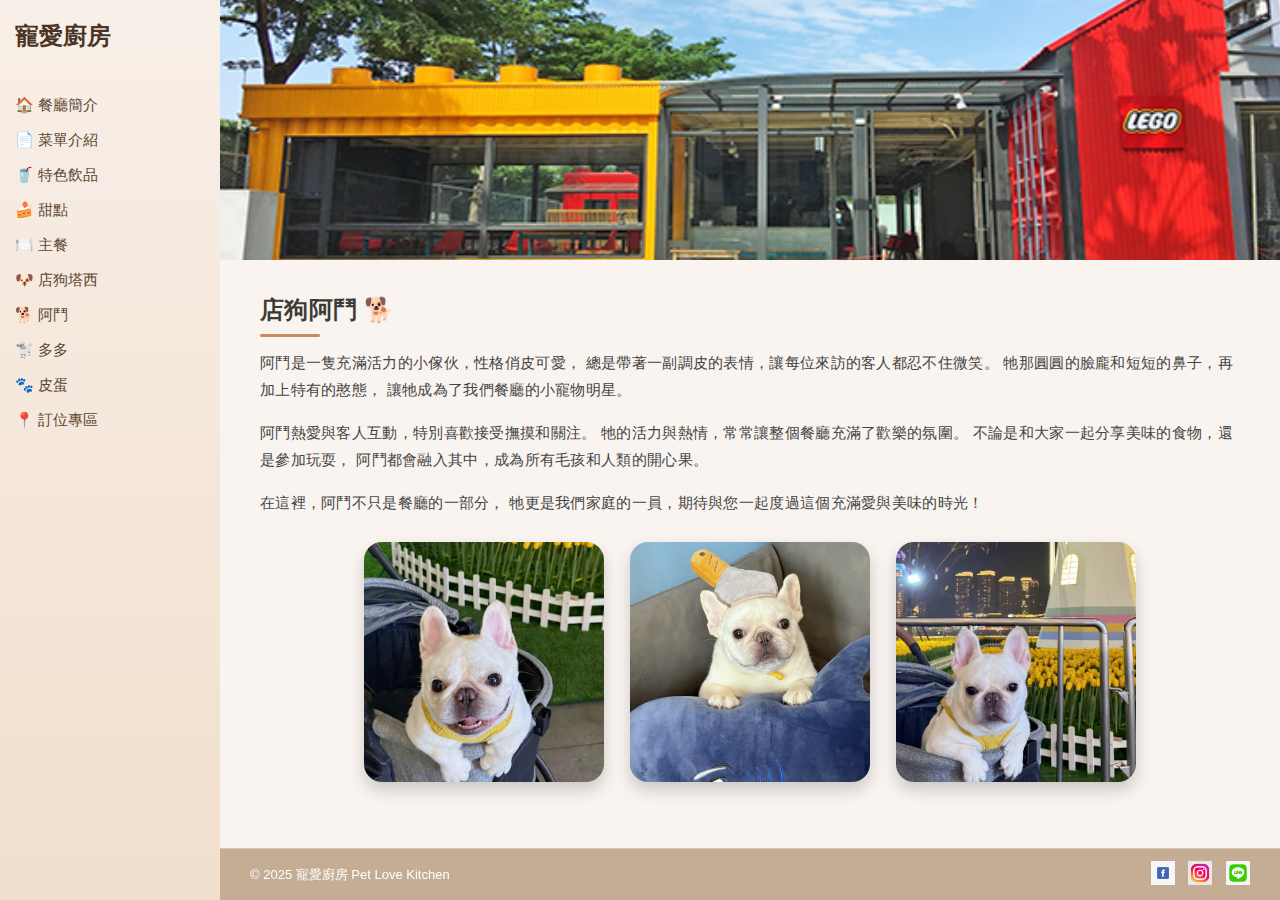
<file: pet cafe/rto.html>
<!DOCTYPE html>
<html lang="zh-Hant">
<head>
  <meta charset="UTF-8">
  <title>店狗阿鬥｜寵愛廚房 Pet Love Kitchen</title>
  <link rel="stylesheet" href="style2.css">
</head>

<body>

<div class="container">

  <!-- 側邊欄 -->
  <aside>

    <div class="logo">
      <!-- 點這裡回首頁 -->
      <a href="index.html">寵愛廚房</a>
    </div>

    <div class="menu">
      <a href="intro.html">🏠 餐廳簡介</a>
      <a href="menu.html">📄 菜單介紹</a>
      <a href="drink.html">🥤 特色飲品</a>
      <a href="dessert.html">🍰 甜點</a>
      <a href="main.html">🍽️ 主餐</a>

      <a href="taxi.html">🐶 店狗塔西</a>
      <a href="rto.html">🐕 阿鬥</a>
      <a href="duoduo.html">🐩 多多</a>
      <a href="pidan.html">🐾 皮蛋</a>

      <a href="reserve.html">📍 訂位專區</a>
    </div>

  </aside>

  <!-- 右邊主內容 -->
  <div class="main">

    <!-- banner -->
    <div class="banner">
      <img src="images/banner.jpg" alt="寵愛廚房外觀">
    </div>

    <!-- 阿鬥介紹 -->
    <div class="content">
      <h2>店狗阿鬥 🐕</h2>

      <p>
        阿鬥是一隻充滿活力的小傢伙，性格俏皮可愛，
        總是帶著一副調皮的表情，讓每位來訪的客人都忍不住微笑。
        牠那圓圓的臉龐和短短的鼻子，再加上特有的憨態，
        讓牠成為了我們餐廳的小寵物明星。
      </p>

      <p>
        阿鬥熱愛與客人互動，特別喜歡接受撫摸和關注。
        牠的活力與熱情，常常讓整個餐廳充滿了歡樂的氛圍。
        不論是和大家一起分享美味的食物，還是參加玩耍，
        阿鬥都會融入其中，成為所有毛孩和人類的開心果。
      </p>

      <p>
        在這裡，阿鬥不只是餐廳的一部分，
        牠更是我們家庭的一員，期待與您一起度過這個充滿愛與美味的時光！
      </p>

      <!-- 三張阿鬥照片 -->
      <div class="product-area dog-cards">

        <div class="card">
          <img src="images/adou1.jpg" alt="阿鬥照片 1">
        </div>

        <div class="card">
          <img src="images/adou2.jpg" alt="阿鬥照片 2">
        </div>

        <div class="card">
          <img src="images/adou3.jpg" alt="阿鬥照片 3">
        </div>

      </div>
    </div>

    <!-- footer -->
    <footer>
      <div>© 2025 寵愛廚房 Pet Love Kitchen</div>
      <div class="social">
        <img src="images/facebook.png" alt="Facebook">
        <img src="images/instagram.png" alt="Instagram">
        <img src="images/line.png" alt="Line">
      </div>
    </footer>

  </div>

</div>

</body>
</html>
</file>
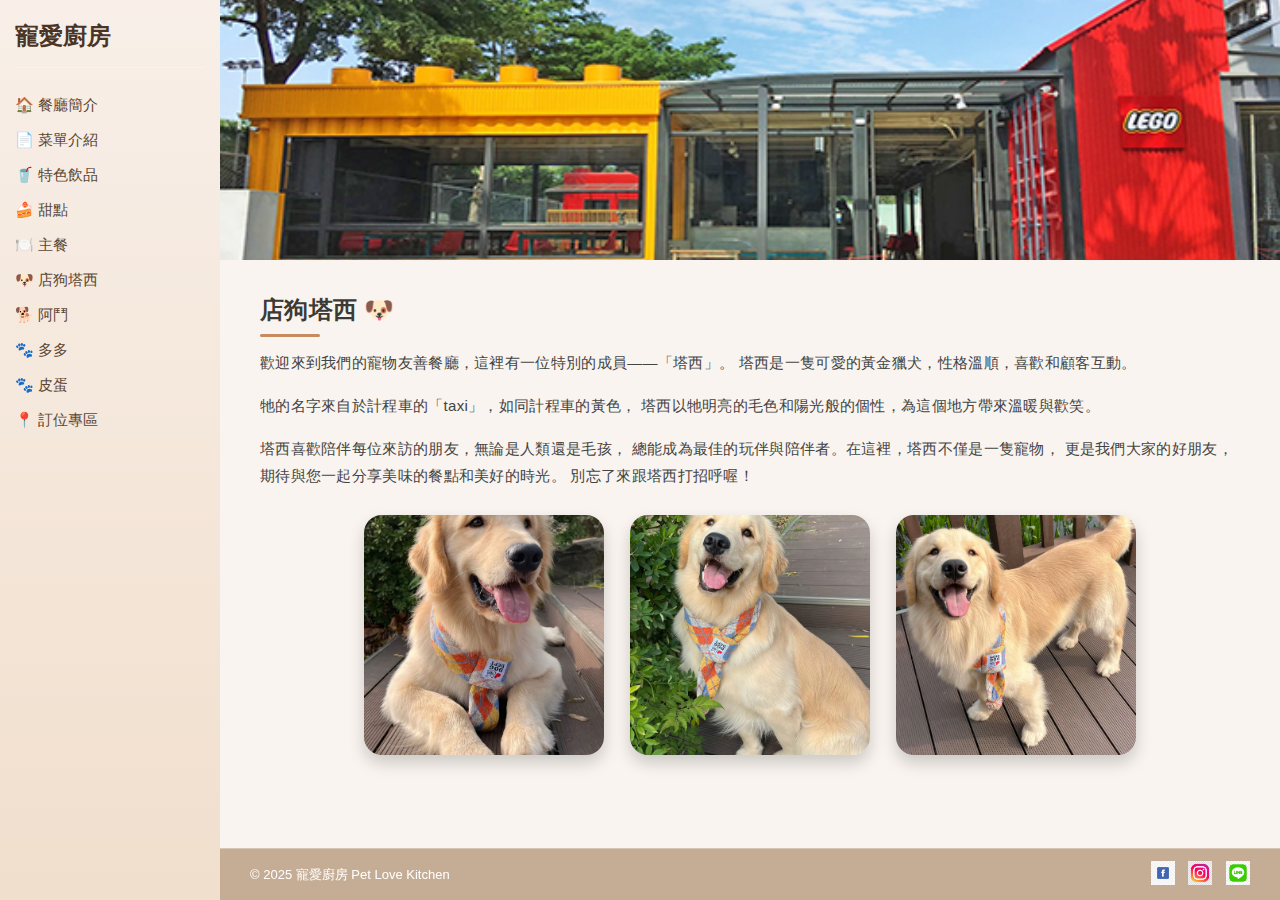
<file: pet cafe/taxi.html>
<!DOCTYPE html>
<html lang="zh-Hant">
<head>
  <meta charset="UTF-8">
  <title>店狗塔西｜寵愛廚房 Pet Love Kitchen</title>
  <link rel="stylesheet" href="style2.css">
</head>

<body>

<div class="container">

  <!-- 側邊欄 -->
  <aside>

    <div class="logo">
      <a href="index.html">寵愛廚房</a>
    </div>

    <div class="menu">
      <a href="intro.html">🏠 餐廳簡介</a>
      <a href="menu.html">📄 菜單介紹</a>
      <a href="drink.html">🥤 特色飲品</a>
      <a href="dessert.html">🍰 甜點</a>
      <a href="main.html">🍽️ 主餐</a>
      <a href="taxi.html">🐶 店狗塔西</a>
      <a href="rto.html">🐕 阿鬥</a>
      <a href="duoduo.html">🐾 多多</a>
      <a href="pidan.html">🐾 皮蛋</a>
      <a href="contactus.html">📍 訂位專區</a>
    </div>

  </aside>

  <!-- 右邊主內容 -->
  <div class="main">

    <!-- banner -->
    <div class="banner">
      <img src="images/banner.jpg" alt="寵愛廚房外觀">
    </div>

    <!-- 塔西介紹 -->
    <div class="content">
      <h2>店狗塔西 🐶</h2>

      <p>
        歡迎來到我們的寵物友善餐廳，這裡有一位特別的成員——「塔西」。
        塔西是一隻可愛的黃金獵犬，性格溫順，喜歡和顧客互動。
      </p>
      <p>
        牠的名字來自於計程車的「taxi」，如同計程車的黃色，
        塔西以牠明亮的毛色和陽光般的個性，為這個地方帶來溫暖與歡笑。
      </p>
      <p>
        塔西喜歡陪伴每位來訪的朋友，無論是人類還是毛孩，
        總能成為最佳的玩伴與陪伴者。在這裡，塔西不僅是一隻寵物，
        更是我們大家的好朋友，期待與您一起分享美味的餐點和美好的時光。
        別忘了來跟塔西打招呼喔！
      </p>

      <!-- 三張塔西照片 -->
      <div class="product-area dog-cards">

        <div class="card">
          <img src="images/taxi1.jpg" alt="塔西 1">
        </div>

        <div class="card">
          <img src="images/taxi2.jpg" alt="塔西 2">
        </div>

        <div class="card">
          <img src="images/taxi3.jpg" alt="塔西 3">
        </div>

      </div>
    </div>

    <!-- footer -->
    <footer>
      <div>© 2025 寵愛廚房 Pet Love Kitchen</div>
      <div class="social">
        <img src="images/facebook.png" alt="Facebook">
        <img src="images/instagram.png" alt="Instagram">
        <img src="images/line.png" alt="Line">
      </div>
    </footer>

  </div>
</div>

</body>
</html>
</file>
<file: pet cafe/style2.css>
/* 全域設定 */
* {
  box-sizing: border-box;
  font-family: "Microsoft JhengHei", "PingFang TC", sans-serif;
}

body {
  margin: 0;
  background-color: #f5f5f5;
}

/* 版面：左側欄 + 右側主內容 */
.container {
  display: flex;
  min-height: 100vh;
}

/* 側邊欄：奶茶系配色 */
aside {
  width: 220px;
  background: linear-gradient(to bottom, #f8efe8, #f1dfcd);
  padding: 20px 15px;
  color: #5b4633;
}

/* 左上角 logo（可點回首頁） */
.logo a {
  text-decoration: none;
  color: #4a3425;
  font-size: 24px;
  font-weight: bold;
}

/* 選單 */
.menu {
  margin-top: 20px;
}

.menu a {
  display: block;
  color: #5b4633;
  padding: 8px 0;
  text-decoration: none;
  font-size: 15px;
}

.menu a:hover {
  color: #c1855d;
}

/* 右邊主內容 */
.main {
  flex: 1;
  background: #f5f5f5;
  display: flex;
  flex-direction: column;
}

/* Banner 區塊 */
.banner img {
  width: 100%;
  height: 260px;
  object-fit: cover;
}

/* 內容外框 */
.content {
  padding: 30px 40px 40px 40px;
}

/* 內容標題 */
.content h2 {
  margin: 0 0 12px 0;
  font-size: 24px;
  color: #3d3a35;
}

/* 內文段落 */
.content p {
  margin: 0 0 16px 0;
  line-height: 1.8;
  font-size: 15px;
  color: #444444;
}

/* 共用卡片區（商品 / 環境照 / 狗狗照） */
.product-area {
  display: flex;
  gap: 20px;
  margin-top: 26px;
  flex-wrap: wrap;
}

.card {
  background: white;
  padding: 15px;
  border-radius: 16px;
  box-shadow: 0 4px 10px rgba(0,0,0,0.08);
  width: 30%;
  min-width: 230px;
  text-align: center;
}

.card img {
  width: 100%;
  height: 200px;
  object-fit: cover;
  border-radius: 12px;
}

.card h4 {
  margin-top: 10px;
  font-size: 16px;
  color: #3d3a35;
}

.price {
  color: #c1855d;
  font-weight: bold;
  margin-top: 5px;
}

/* ====================== */
/* 店狗專用樣式（塔西 + 阿鬥 + 多多 + 皮蛋共用） */
/* ====================== */

.dog-cards {
  display: flex;
  justify-content: center;
  gap: 26px;
  margin-top: 26px;
  flex-wrap: wrap;
}

/* 外層卡片當容器用，不要有白底 */
.dog-cards .card {
  background: transparent;
  box-shadow: none;
  padding: 0;
  width: 240px;
}

/* 狗狗照片：圓角、有陰影、hover 放大 */
.dog-cards .card img {
  width: 240px;
  height: 240px;
  object-fit: cover;
  border-radius: 18px;
  box-shadow: 0 8px 16px rgba(0,0,0,0.18);
  transition: transform 0.25s ease, box-shadow 0.25s ease;
}

/* 第一張＆第三張：往下多一點，腳腳露出來 */
.dog-cards .card:nth-child(1) img,
.dog-cards .card:nth-child(3) img {
  object-position: center 80%;
}

/* 中間那張：臉稍微居中 */
.dog-cards .card:nth-child(2) img {
  object-position: center 40%;
}

/* 滑鼠移上去放大＋陰影加深 */
.dog-cards .card img:hover {
  transform: scale(1.05);
  box-shadow: 0 12px 24px rgba(0,0,0,0.28);
}

/* ====================== */
/* 菜單介紹：menu.jpg 縮小 + hover */
/* ====================== */

.menu-image-wrap {
  margin-top: 28px;
  text-align: center;
}

.menu-image {
  max-width: 60%;       /* 圖片最多佔螢幕 60% 寬 */
  width: 100%;          /* 在小螢幕也可以跟著縮小 */
  height: auto;         /* 依比例縮放高度 */
  border-radius: 16px;
  box-shadow: 0 6px 16px rgba(0,0,0,0.12);
  display: block;
  margin: 0 auto;
  transition: transform 0.25s ease, box-shadow 0.25s ease;
}

.menu-image:hover {
  transform: scale(1.03);
  box-shadow: 0 10px 22px rgba(0,0,0,0.2);
}

.menu-image-caption {
  margin-top: 10px;
  font-size: 14px;
  color: #666666;
  text-align: center;
}

/* 頁尾 Footer */
footer {
  background: #c1855d;
  color: white;
  padding: 12px 30px;
  display: flex;
  justify-content: space-between;
  align-items: center;
  font-size: 13px;
  margin-top: auto;
}

/* 社群 icon */
.social img {
  width: 24px;
  margin-left: 10px;
}
.main {
  flex: 1;
  background: #f9f4ef;  /* 很淺的奶茶米色 */
  display: flex;
  flex-direction: column;
}
.card {
  background: white;
  padding: 15px;
  border-radius: 16px;
  box-shadow: 0 4px 10px rgba(0,0,0,0.08);
  width: 30%;
  min-width: 230px;
  text-align: center;
  transition: transform 0.2s ease, box-shadow 0.2s ease;
}

.card:hover {
  transform: translateY(-6px);
  box-shadow: 0 10px 22px rgba(0,0,0,0.18);
}
img {
  transition: all 0.3s ease;
}

img:hover {
  filter: brightness(1.05) saturate(1.1);
}
footer {
  background: rgba(191,164,138,0.9);
  backdrop-filter: blur(4px);
}
a:hover {
  cursor: pointer;
}
.content h2::after {
  content: "";
  display: block;
  width: 60px;
  height: 3px;
  background: #c68b5f;
  margin-top: 8px;
  border-radius: 3px;
}
.content {
  letter-spacing: 0.3px;
}
html {
  scroll-behavior: smooth;
}

.logo {
  padding-bottom: 15px;
  border-bottom: 1px solid rgba(255,255,255,0.3);
}

footer {
  border-top: 1px solid rgba(255,255,255,0.3);
}
</file>
